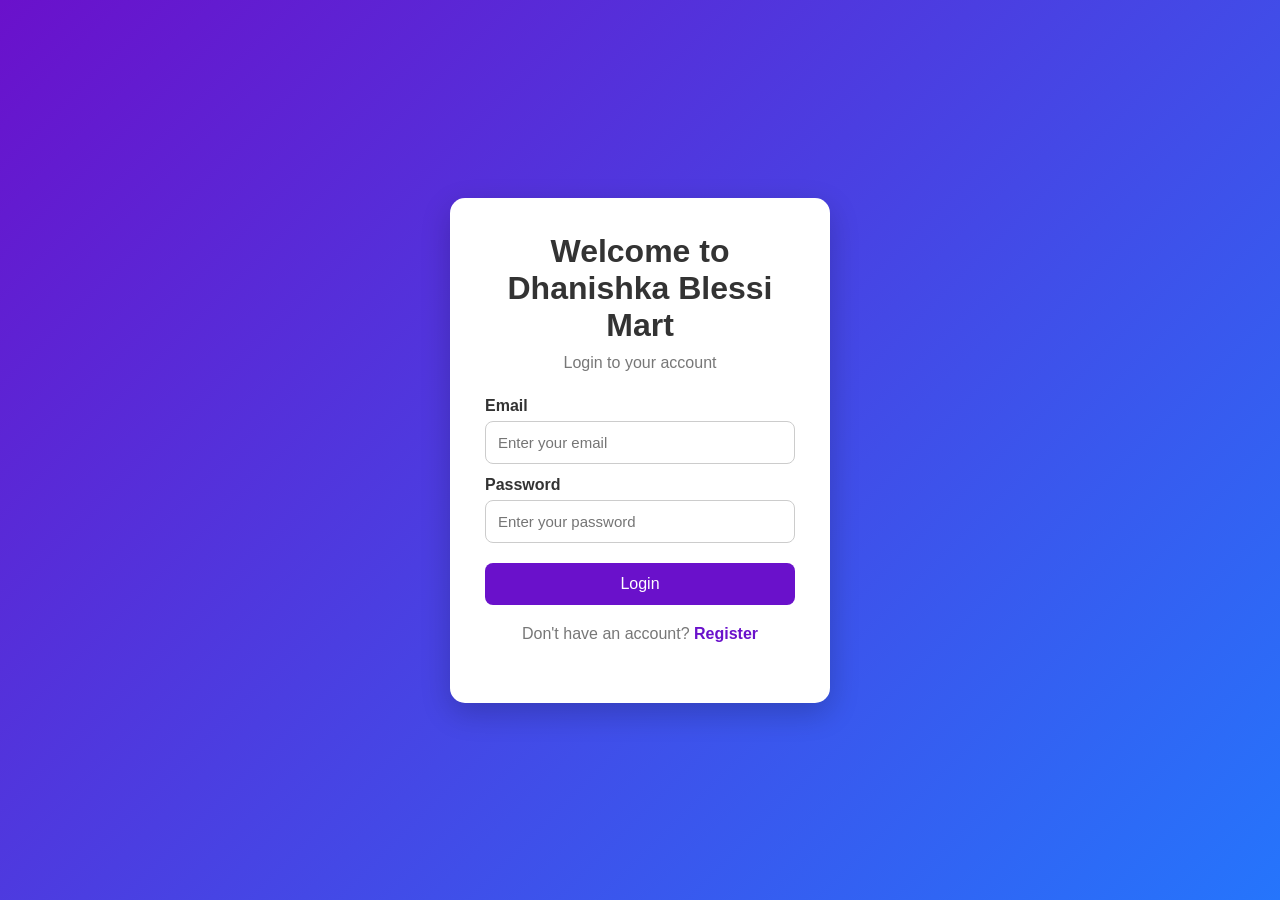
<file: frontend/login.html>
<!DOCTYPE html>
<html lang="en">
<head>
    <meta charset="UTF-8">
    <meta name="viewport" content="width=device-width, initial-scale=1.0">
    <title>BlessiMart - Login</title>
    <link rel="stylesheet" href="css/login.css">
</head>

<body>

    <div class="login-container">
        <div class="login-box">

            <h1>Welcome to Dhanishka Blessi Mart</h1>
            <p>Login to your account</p>

            <form id="loginForm">

                <label for="email">Email</label>
                <input
                    type="email"
                    id="email"
                    placeholder="Enter your email"
                    required
                >

                <label for="password">Password</label>
                <input
                    type="password"
                    id="password"
                    placeholder="Enter your password"
                    required
                >

                <button type="submit">Login</button>

                <p id="message"></p>

            </form>

            <p class="register-link">
                Don't have an account?
                <a href="register.html">Register</a>
            </p>

        </div>
    </div>

    <script src="js/login.js"></script>
</body>
</html>
</file>
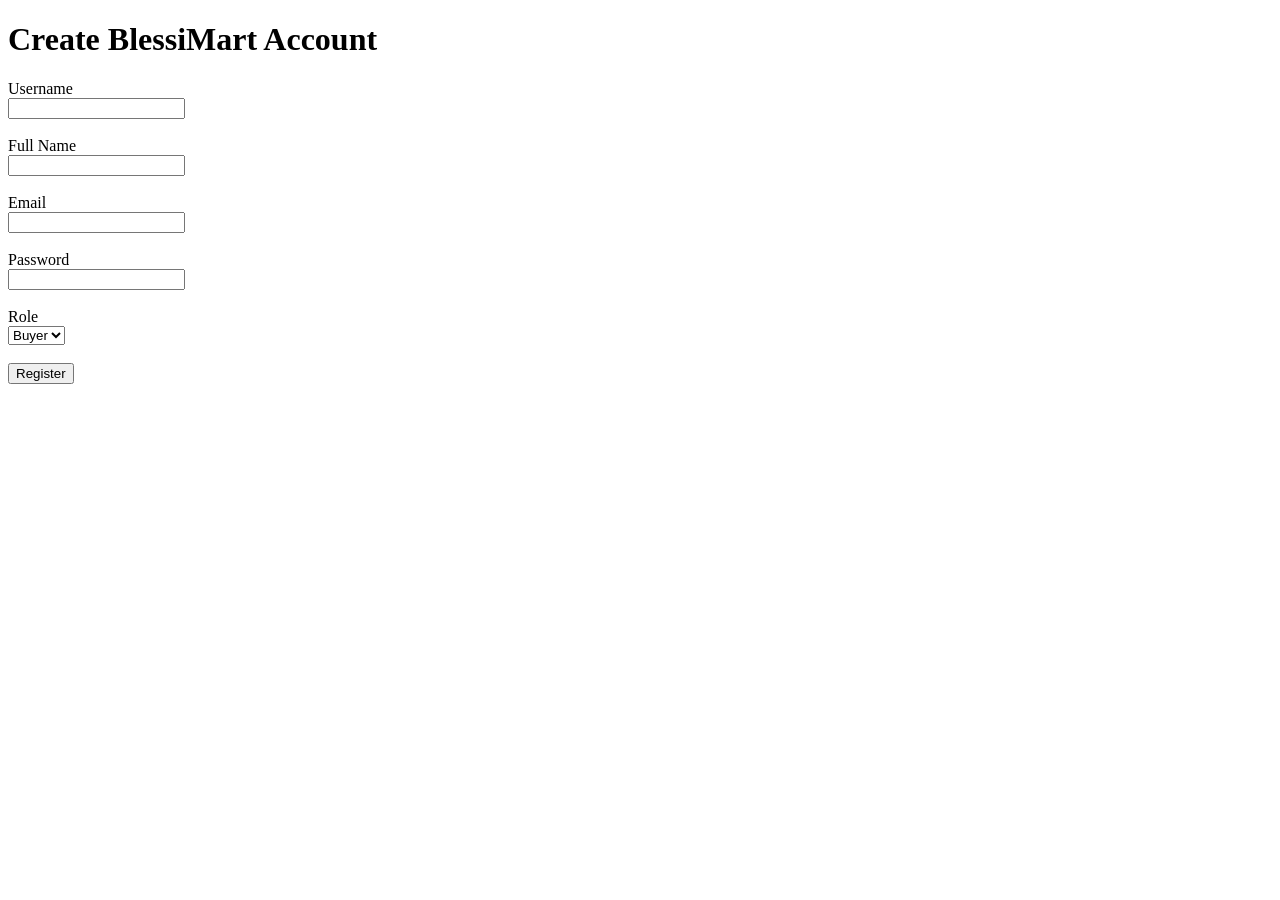
<file: frontend/register.html>
<!DOCTYPE html>
<html lang="en">

<head>
    <meta charset="UTF-8">
    <meta name="viewport" content="width=device-width, initial-scale=1.0">
    <title>BlessiMart - Register</title>
</head>

<body>

    <h1>Create BlessiMart Account</h1>

    <form id="registerForm">

        <label>Username</label><br>
        <input type="text" id="username" required><br><br>

        <label>Full Name</label><br>
        <input type="text" id="full_name" required><br><br>

        <label>Email</label><br>
        <input type="email" id="email" required><br><br>

        <label>Password</label><br>
        <input type="password" id="password" required><br><br>

        <label>Role</label><br>
        <select id="role" required>
            <option value="buyer">Buyer</option>
            <option value="seller">Seller</option>
        </select><br><br>

        <button type="submit">Register</button>

        <p id="message"></p>

    </form>

    <script>
        const form = document.getElementById("registerForm");
        const message = document.getElementById("message");

        form.addEventListener("submit", async function(event) {

            event.preventDefault();

            try {

                const response = await fetch("/api/auth/register", {
                    method: "POST",

                    headers: {
                        "Content-Type": "application/json"
                    },

                    body: JSON.stringify({
                        username: document.getElementById("username").value,
                        full_name: document.getElementById("full_name").value,
                        email: document.getElementById("email").value,
                        password: document.getElementById("password").value,
                        role: document.getElementById("role").value
                    })
                });

                const data = await response.json();

                if (response.ok) {
                    message.textContent = "Registration successful!";
                } else {
                    message.textContent =
                        data.error || "Registration failed.";
                }

            } catch (error) {

                console.error(error);

                message.textContent =
                    "Unable to connect to the server.";

            }

        });
    </script>

</body>

</html>
</file>
<file: frontend/css/login.css>
* {
    margin: 0;
    padding: 0;
    box-sizing: border-box;
}

body {
    font-family: Arial, sans-serif;
    min-height: 100vh;
    display: flex;
    justify-content: center;
    align-items: center;
    background: linear-gradient(135deg, #6a11cb, #2575fc);
}

.login-container {
    width: 100%;
    padding: 20px;
}

.login-box {
    width: 380px;
    max-width: 100%;
    margin: auto;
    padding: 35px;
    background: white;
    border-radius: 15px;
    box-shadow: 0 10px 30px rgba(0, 0, 0, 0.2);
}

.login-box h1 {
    text-align: center;
    color: #333;
    margin-bottom: 10px;
}

.login-box > p {
    text-align: center;
    color: #777;
    margin-bottom: 25px;
}

.login-box label {
    display: block;
    margin: 12px 0 6px;
    color: #333;
    font-weight: bold;
}

.login-box input {
    width: 100%;
    padding: 12px;
    border: 1px solid #ccc;
    border-radius: 8px;
    font-size: 15px;
}

.login-box input:focus {
    outline: none;
    border-color: #6a11cb;
}

.login-box button {
    width: 100%;
    padding: 12px;
    margin-top: 20px;
    border: none;
    border-radius: 8px;
    background: #6a11cb;
    color: white;
    font-size: 16px;
    cursor: pointer;
}

.login-box button:hover {
    background: #2575fc;
}

#message {
    margin-top: 12px;
    text-align: center;
}

.register-link {
    margin-top: 20px;
    text-align: center;
}

.register-link a {
    color: #6a11cb;
    text-decoration: none;
    font-weight: bold;
}
</file>
